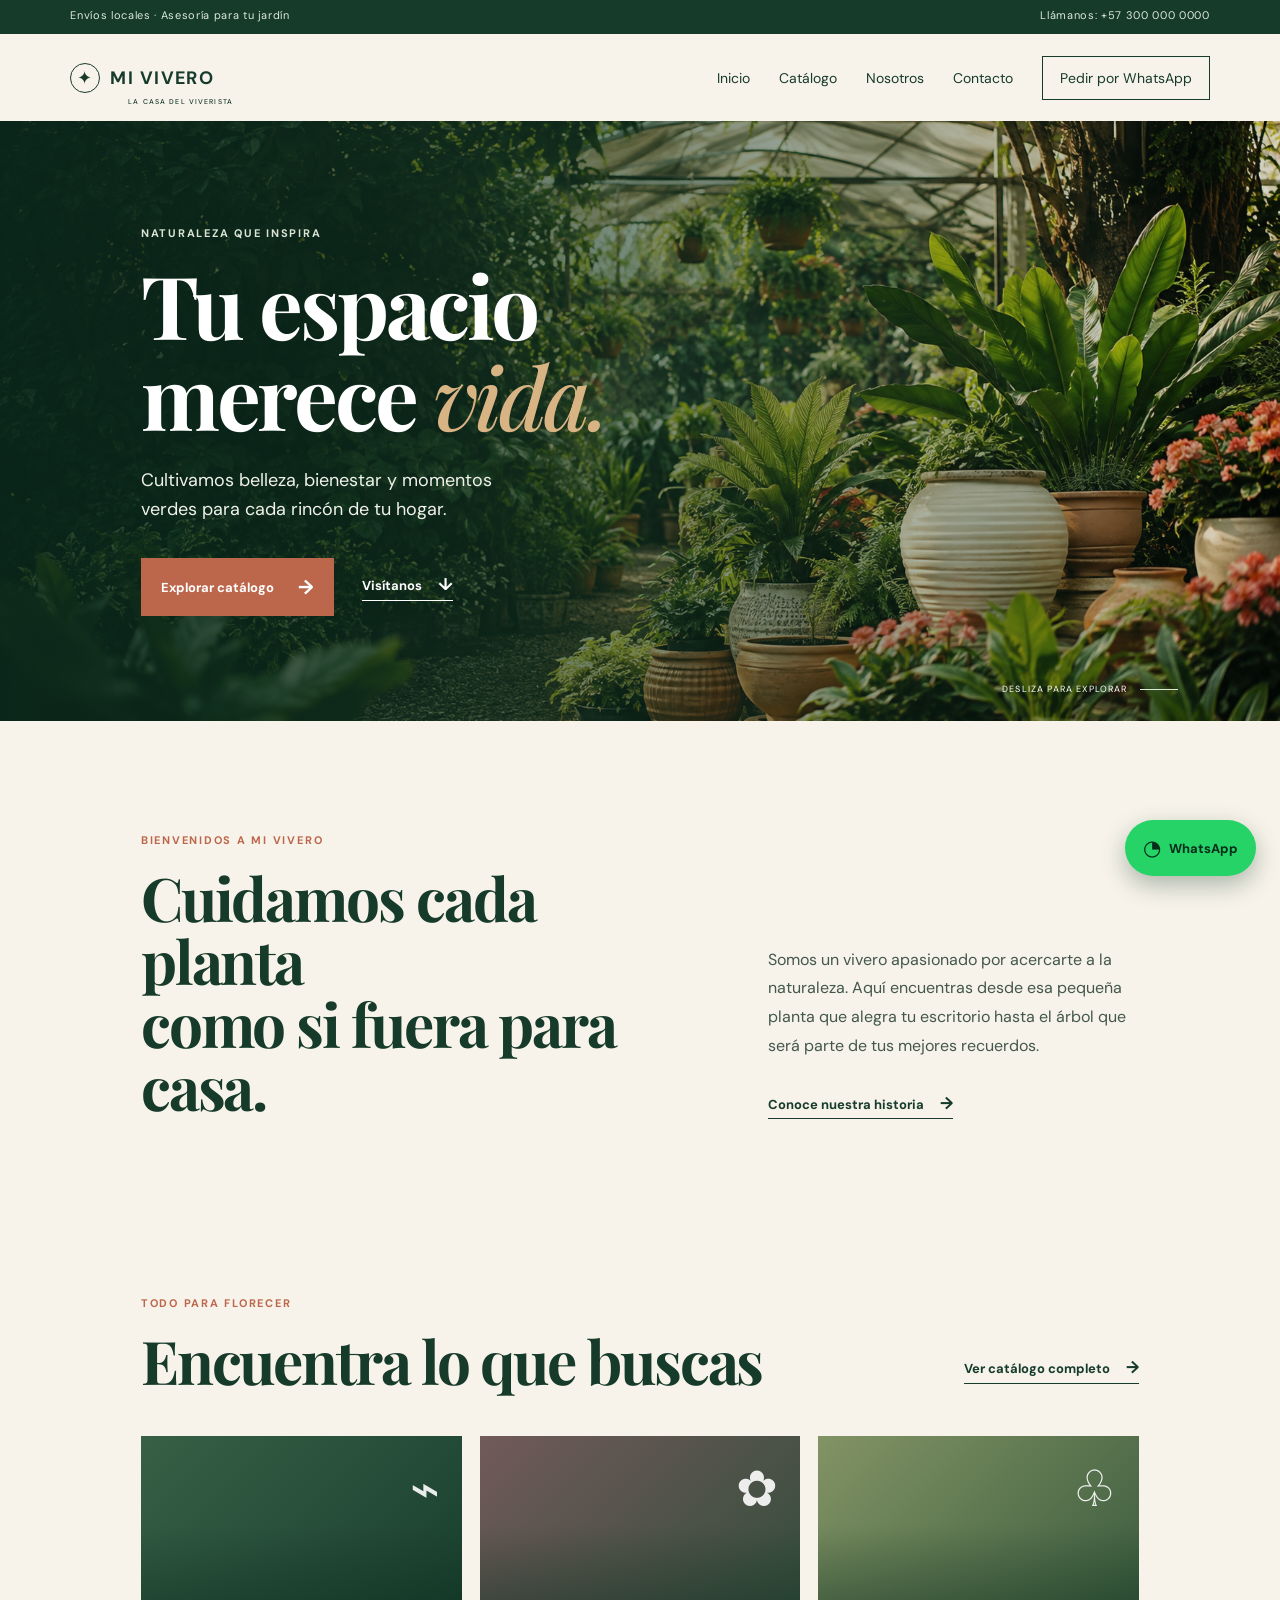
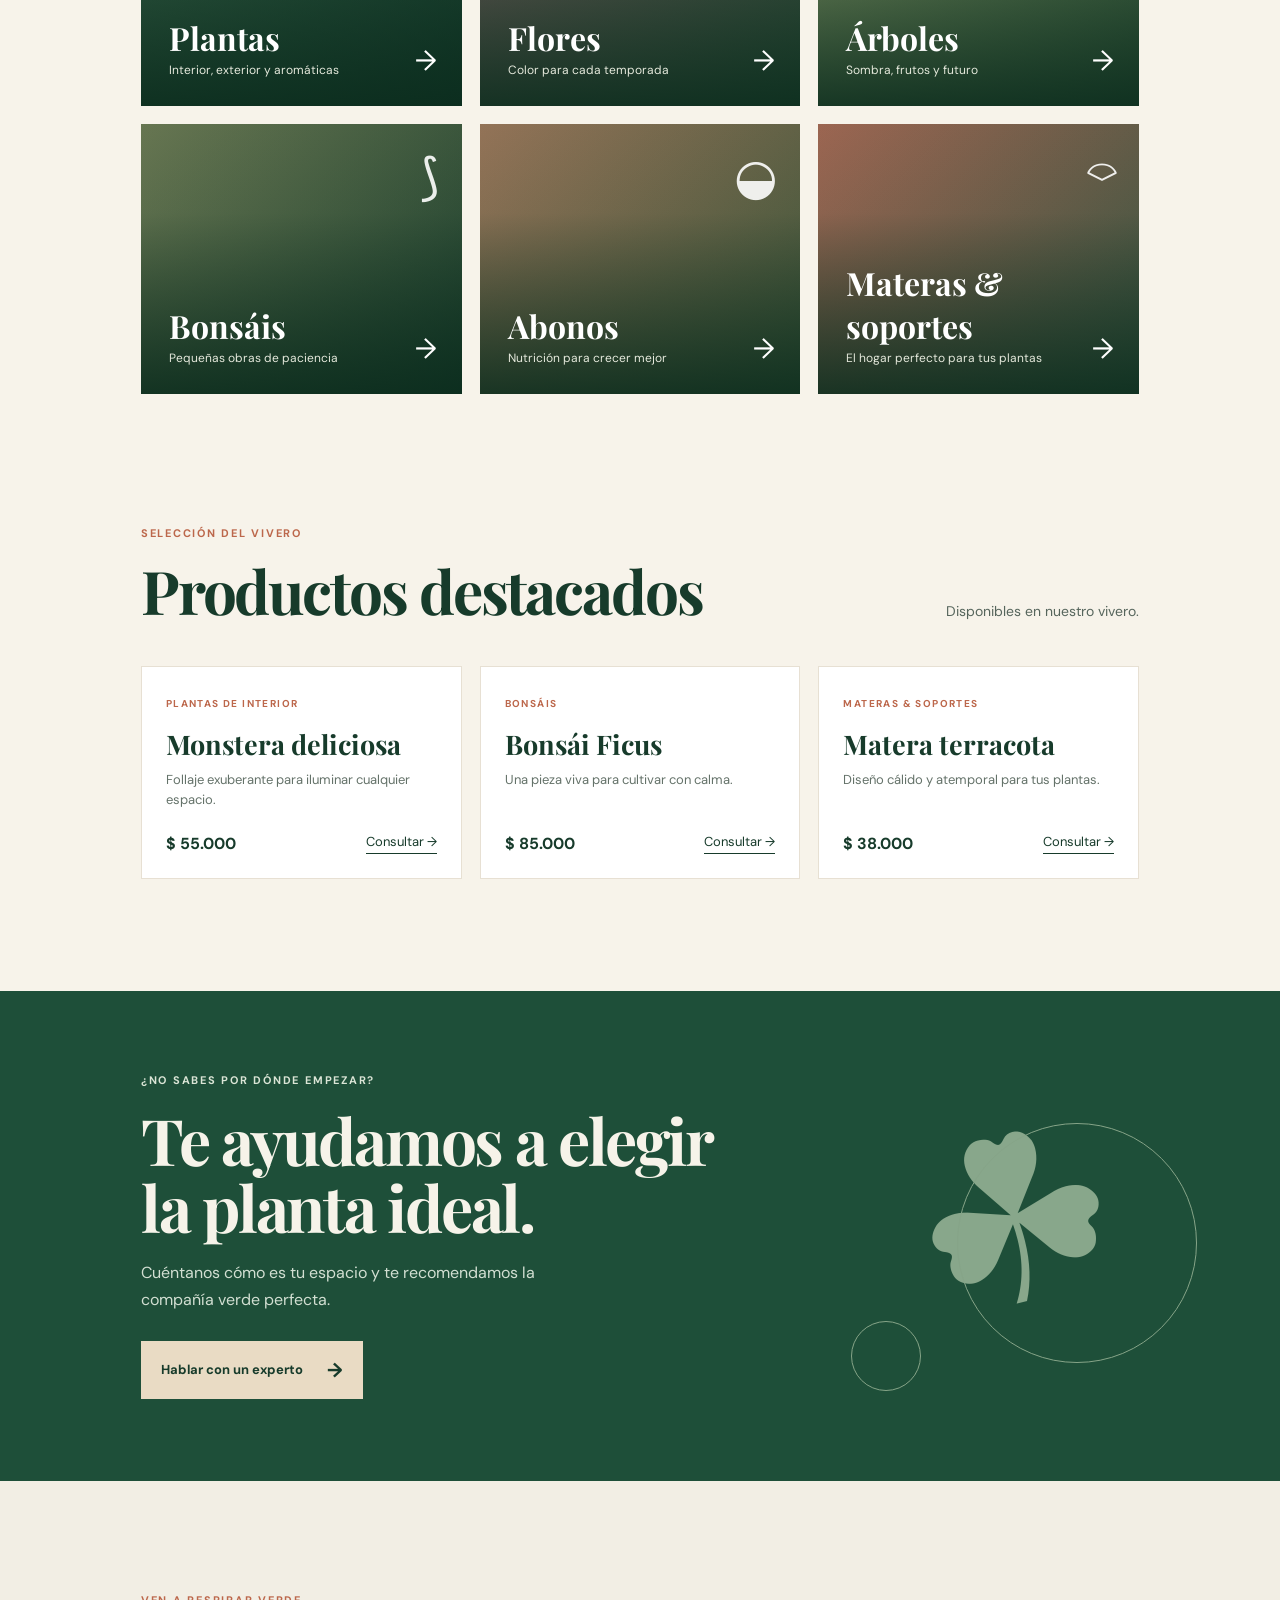
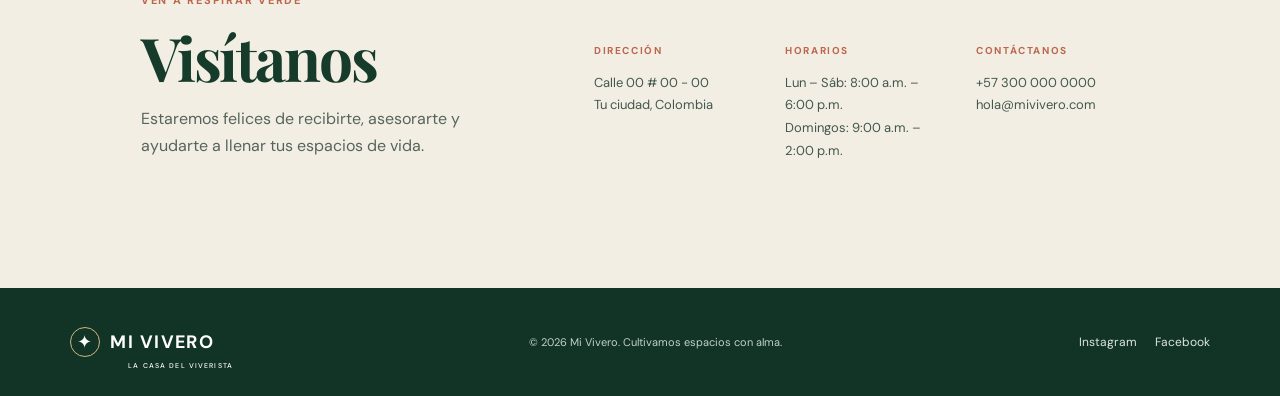
<file: index.html>
<!doctype html>
<html lang="es">
  <head>
    <meta charset="UTF-8" />
    <meta name="viewport" content="width=device-width, initial-scale=1.0" />
    <meta name="description" content="Mi Vivero, La Casa del Viverista. Plantas, flores, árboles, bonsáis, abonos y materas." />
    <title>Mi Vivero | La Casa del Viverista</title>
    <link rel="preconnect" href="https://fonts.googleapis.com" />
    <link rel="preconnect" href="https://fonts.gstatic.com" crossorigin />
    <link href="https://fonts.googleapis.com/css2?family=DM+Sans:wght@400;500;600;700&family=Playfair+Display:wght@500;600;700&display=swap" rel="stylesheet" />
    <link rel="stylesheet" href="styles.css" />
    <style>.products{padding-top:20px}.products-intro{max-width:210px;color:#56655c;font-size:14px;line-height:1.6;margin:0}.product-grid{display:grid;grid-template-columns:repeat(3,1fr);gap:18px}.product{background:#fff;border:1px solid #e7e0d3;padding:24px;min-height:200px;display:flex;flex-direction:column;justify-content:space-between}.product-category{font-size:10px;color:#bc674b;font-weight:700;letter-spacing:.14em;text-transform:uppercase}.product h3{font-family:'Playfair Display',serif;font-size:27px;margin:14px 0 8px}.product p{margin:0;color:#647269;font-size:13px;line-height:1.55}.product-bottom{display:flex;justify-content:space-between;align-items:end;margin-top:23px}.product-price{font-size:16px;font-weight:700}.product-order{color:#173b2b;font-size:13px;text-decoration:none;border-bottom:1px solid #173b2b;padding-bottom:3px}.empty-products{grid-column:1/-1;padding:28px;background:#eee9dd;color:#657069}.brand [data-logo]{width:38px;height:38px;object-fit:contain}.brand [data-brand-name]{font-weight:700}.brand [data-brand-tagline]{align-self:flex-end;margin-left:-96px;transform:translateY(13px)}@media(max-width:760px){.product-grid{grid-template-columns:1fr}.products-intro{margin:0}.brand [data-brand-tagline]{display:none}}</style>
  </head>
  <body>
    <div class="topbar"><p>Envíos locales · Asesoría para tu jardín</p><a href="tel:+573000000000">Llámanos: +57 300 000 0000</a></div>
    <header class="header">
      <a class="brand" href="#inicio" aria-label="Mi Vivero, inicio"><span class="brand-mark">✦</span><img data-logo hidden alt="Logo del vivero"><span data-brand-name>MI VIVERO</span><small data-brand-tagline>LA CASA DEL VIVERISTA</small></a>
      <button class="menu-button" aria-label="Abrir menú" aria-expanded="false">☰</button>
      <nav class="nav"><a href="#inicio">Inicio</a><a href="#categorias">Catálogo</a><a href="#nosotros">Nosotros</a><a href="#contacto">Contacto</a><a class="nav-cta" href="https://wa.me/573000000000?text=Hola%2C%20quiero%20conocer%20sus%20productos" target="_blank" rel="noopener">Pedir por WhatsApp</a></nav>
    </header>

    <main>
      <section class="hero" id="inicio">
        <div class="hero-content"><p class="eyebrow light" data-hero-eyebrow>NATURALEZA QUE INSPIRA</p><h1><span data-hero-title>Tu espacio merece</span> <em data-hero-accent>vida.</em></h1><p class="hero-copy" data-hero-copy>Cultivamos belleza, bienestar y momentos verdes para cada rincón de tu hogar.</p><div class="hero-actions"><a class="button primary" href="#categorias">Explorar catálogo <span>→</span></a><a class="text-link" href="#contacto">Visítanos <span>↓</span></a></div></div>
        <div class="scroll-note">DESLIZA PARA EXPLORAR <span></span></div>
      </section>

      <section class="intro section" id="nosotros"><div><p class="eyebrow" data-about-eyebrow>BIENVENIDOS A MI VIVERO</p><h2 data-about-title>Cuidamos cada planta<br />como si fuera para casa.</h2></div><div class="intro-text"><p data-about-copy>Somos un vivero apasionado por acercarte a la naturaleza. Aquí encuentras desde esa pequeña planta que alegra tu escritorio hasta el árbol que será parte de tus mejores recuerdos.</p><a class="underlined" href="#contacto">Conoce nuestra historia <span>→</span></a></div></section>

      <section class="catalog section" id="categorias"><div class="section-heading"><div><p class="eyebrow">TODO PARA FLORECER</p><h2>Encuentra lo que buscas</h2></div><a class="underlined" href="https://wa.me/573000000000?text=Hola%2C%20quiero%20ver%20el%20cat%C3%A1logo%20completo" target="_blank" rel="noopener">Ver catálogo completo <span>→</span></a></div>
        <div class="category-grid">
          <article class="category card-plants"><div class="category-icon">⌁</div><h3>Plantas</h3><p>Interior, exterior y aromáticas</p><a href="#contacto" aria-label="Ver plantas">→</a></article>
          <article class="category card-flowers"><div class="category-icon">✿</div><h3>Flores</h3><p>Color para cada temporada</p><a href="#contacto" aria-label="Ver flores">→</a></article>
          <article class="category card-trees"><div class="category-icon">♧</div><h3>Árboles</h3><p>Sombra, frutos y futuro</p><a href="#contacto" aria-label="Ver árboles">→</a></article>
          <article class="category card-bonsai"><div class="category-icon">⟆</div><h3>Bonsáis</h3><p>Pequeñas obras de paciencia</p><a href="#contacto" aria-label="Ver bonsáis">→</a></article>
          <article class="category card-soil"><div class="category-icon">◒</div><h3>Abonos</h3><p>Nutrición para crecer mejor</p><a href="#contacto" aria-label="Ver abonos">→</a></article>
          <article class="category card-pots"><div class="category-icon">⌔</div><h3>Materas & soportes</h3><p>El hogar perfecto para tus plantas</p><a href="#contacto" aria-label="Ver materas y soportes">→</a></article>
        </div>
      </section>

      <section class="products section" id="productos"><div class="section-heading"><div><p class="eyebrow">SELECCIÓN DEL VIVERO</p><h2>Productos destacados</h2></div><p class="products-intro">Disponibles en nuestro vivero.</p></div><div class="product-grid" data-products></div></section>

      <section class="cta"><div><p class="eyebrow light">¿NO SABES POR DÓNDE EMPEZAR?</p><h2>Te ayudamos a elegir<br />la planta ideal.</h2><p>Cuéntanos cómo es tu espacio y te recomendamos la compañía verde perfecta.</p><a class="button sand" href="https://wa.me/573000000000?text=Hola%2C%20necesito%20asesor%C3%ADa%20para%20elegir%20una%20planta" target="_blank" rel="noopener">Hablar con un experto <span>→</span></a></div><div class="cta-art" aria-hidden="true"><span>☘</span><i></i><b></b></div></section>

      <section class="contact section" id="contacto"><div class="contact-copy"><p class="eyebrow">VEN A RESPIRAR VERDE</p><h2>Visítanos</h2><p>Estaremos felices de recibirte, asesorarte y ayudarte a llenar tus espacios de vida.</p></div><div class="contact-grid"><div><span class="contact-label">DIRECCIÓN</span><p>Calle 00 # 00 - 00<br />Tu ciudad, Colombia</p></div><div><span class="contact-label">HORARIOS</span><p>Lun – Sáb: 8:00 a.m. – 6:00 p.m.<br />Domingos: 9:00 a.m. – 2:00 p.m.</p></div><div><span class="contact-label">CONTÁCTANOS</span><p><a href="tel:+573000000000">+57 300 000 0000</a><br /><a href="mailto:hola@mivivero.com">hola@mivivero.com</a></p></div></div></section>
    </main>
    <footer><a class="brand footer-brand" href="#inicio"><span class="brand-mark">✦</span><img data-logo hidden alt="Logo del vivero"><span data-brand-name>MI VIVERO</span><small data-brand-tagline>LA CASA DEL VIVERISTA</small></a><p>© 2026 Mi Vivero. Cultivamos espacios con alma.</p><div><a href="#inicio">Instagram</a><a href="#inicio">Facebook</a></div></footer>
    <a class="whatsapp" href="https://wa.me/573000000000?text=Hola%2C%20quiero%20conocer%20los%20productos%20de%20Mi%20Vivero" target="_blank" rel="noopener" aria-label="Escríbenos por WhatsApp"><span>◔</span><b>WhatsApp</b></a>
    <script src="https://identity.netlify.com/v1/netlify-identity-widget.js"></script>
    <script src="script.js"></script>
  </body>
</html>
</file>
<file: styles.css>
:root{--ink:#173b2b;--leaf:#1e4f39;--cream:#f7f3ea;--sand:#e9dbc4;--clay:#bc674b;--muted:#6c776e}*{box-sizing:border-box}html{scroll-behavior:smooth}body{margin:0;background:var(--cream);color:var(--ink);font-family:'DM Sans',sans-serif}.topbar{background:#173b2b;color:#dce9dc;min-height:34px;padding:8px 5.5%;font-size:11px;letter-spacing:.06em;display:flex;justify-content:space-between}.topbar p{margin:0}.topbar a{color:inherit;text-decoration:none}.header{height:87px;padding:0 5.5%;display:flex;align-items:center;justify-content:space-between;background:var(--cream);position:relative;z-index:2}.brand{display:flex;align-items:center;gap:10px;text-decoration:none;color:var(--ink);font-size:18px;letter-spacing:.08em;font-weight:500}.brand b{font-weight:700}.brand small{display:block;font-size:7px;letter-spacing:.16em;margin-top:3px}.brand-mark{width:30px;height:30px;border:1px solid currentColor;border-radius:50%;display:grid;place-items:center;font-size:18px}.nav{display:flex;align-items:center;gap:29px}.nav a{color:var(--ink);font-size:14px;text-decoration:none}.nav-cta{padding:12px 17px;border:1px solid var(--ink)}.menu-button{display:none;background:none;border:0;font-size:25px;color:var(--ink)}.hero{min-height:600px;color:white;position:relative;background:linear-gradient(90deg,rgba(11,43,30,.82) 0%,rgba(18,55,37,.61) 43%,rgba(13,40,27,.12) 100%),url('assets/vivero-hero.png') center/cover;display:flex;align-items:center;padding:80px 11%}.hero-content{max-width:570px}.eyebrow{font-size:11px;letter-spacing:.16em;font-weight:700;color:var(--clay);margin:0 0 19px}.light{color:#dbe5d6}.hero h1,h2{font-family:'Playfair Display',serif;line-height:1.05;letter-spacing:-.035em}.hero h1{font-size:clamp(55px,7vw,87px);margin:0}.hero h1 em{font-weight:500;color:#d8b383}.hero-copy{max-width:400px;font-size:18px;line-height:1.65;margin:24px 0 33px;color:#f0f2ea}.hero-actions{display:flex;align-items:center;gap:28px}.button{display:inline-flex;align-items:center;gap:24px;padding:16px 20px;text-decoration:none;font-weight:700;font-size:13px}.primary{color:white;background:var(--clay)}.button span{font-size:20px}.text-link,.underlined{color:inherit;font-size:13px;font-weight:700;text-decoration:none;border-bottom:1px solid currentColor;padding-bottom:5px}.text-link span,.underlined span{font-size:17px;margin-left:13px}.scroll-note{position:absolute;bottom:26px;right:8%;font-size:9px;letter-spacing:.13em;display:flex;align-items:center;gap:12px}.scroll-note span{display:block;width:38px;border-top:1px solid #dce8d9}.section{padding:112px 11%}.intro{display:grid;grid-template-columns:1.2fr .8fr;gap:7%;align-items:end}.intro h2,.section-heading h2,.contact h2{font-size:clamp(38px,4.7vw,61px);margin:0}.intro-text{font-size:16px;line-height:1.8;color:#43574c}.intro-text p{margin:0 0 27px}.intro .underlined{color:var(--ink)}.catalog{padding-top:65px}.section-heading{display:flex;justify-content:space-between;align-items:end;margin-bottom:44px}.section-heading>.underlined{color:var(--ink);margin-bottom:8px}.category-grid{display:grid;grid-template-columns:repeat(3,1fr);gap:18px}.category{min-height:270px;padding:28px;position:relative;overflow:hidden;color:white;display:flex;flex-direction:column;justify-content:end;background-color:#587453}.category::before{content:'';position:absolute;inset:0;background:linear-gradient(0deg,rgba(11,44,29,.85),rgba(25,64,43,.04) 67%);z-index:0}.category>*{position:relative;z-index:1}.category h3{font-family:'Playfair Display',serif;font-size:32px;margin:10px 0 3px}.category p{font-size:12px;margin:0;color:#e5e9dc}.category a{position:absolute;right:25px;bottom:27px;color:#fff;text-decoration:none;font-size:28px}.category-icon{position:absolute;top:20px;right:22px;font-size:50px;color:#fff;opacity:.9}.card-plants{background:linear-gradient(135deg,#386147,#123829)}.card-flowers{background:linear-gradient(135deg,#755b5b,#294b36)}.card-trees{background:linear-gradient(135deg,#879767,#2e5237)}.card-bonsai{background:linear-gradient(135deg,#6a7853,#173c2b)}.card-soil{background:linear-gradient(135deg,#987559,#395438)}.card-pots{background:linear-gradient(135deg,#a16753,#355440)}.cta{background:var(--leaf);padding:82px 11%;color:#f6f3e9;display:flex;justify-content:space-between;overflow:hidden;min-height:390px}.cta h2{font-size:clamp(40px,5vw,65px);margin:0 0 18px}.cta p:not(.eyebrow){max-width:415px;color:#d2dfd2;line-height:1.7;margin:0 0 28px}.sand{background:var(--sand);color:var(--ink)}.cta-art{position:relative;width:320px;flex:0 0 320px}.cta-art span{position:absolute;font-size:230px;color:#88a78b;right:20px;top:0;transform:rotate(-14deg)}.cta-art i,.cta-art b{position:absolute;border:1px solid #86a488;border-radius:50%}.cta-art i{width:240px;height:240px;right:-58px;top:50px}.cta-art b{width:70px;height:70px;left:32px;bottom:8px}.contact{display:grid;grid-template-columns:.8fr 1.2fr;gap:9%;background:#f2eee4}.contact-copy>p:last-child{line-height:1.7;color:#56655c;max-width:320px}.contact-grid{display:grid;grid-template-columns:repeat(3,1fr);gap:28px;align-self:end}.contact-label{font-size:10px;letter-spacing:.16em;color:var(--clay);font-weight:700}.contact-grid p{font-size:13px;line-height:1.75;color:#43574c}.contact-grid a{color:inherit;text-decoration:none}footer{background:#123426;color:#f3f2e8;padding:36px 5.5%;display:flex;align-items:center;justify-content:space-between}footer .brand{color:white}.footer-brand .brand-mark{border-color:#d2b582}footer p{font-size:11px;color:#c2d1c5}footer div{display:flex;gap:18px}footer div a{color:#dce7db;font-size:12px;text-decoration:none}.whatsapp{position:fixed;bottom:24px;right:24px;background:#25d366;color:#062c1b;z-index:5;padding:14px 18px;border-radius:30px;box-shadow:0 9px 25px #173b2b55;text-decoration:none;display:flex;gap:8px;align-items:center;font-size:13px}.whatsapp span{font-size:21px}@media(max-width:760px){.topbar{padding:8px 7%;font-size:9px}.topbar a{display:none}.header{height:72px;padding:0 7%}.nav{display:none;position:absolute;top:72px;left:0;right:0;background:var(--cream);padding:22px 7%;flex-direction:column;align-items:flex-start;box-shadow:0 12px 20px #173b2b19}.nav.open{display:flex}.menu-button{display:block}.hero{min-height:580px;padding:65px 7%;background-position:58% center}.hero h1{font-size:58px}.hero-copy{font-size:16px}.scroll-note{display:none}.section{padding:75px 7%}.intro,.contact{grid-template-columns:1fr;gap:35px}.category-grid{grid-template-columns:1fr 1fr;gap:10px}.category{min-height:210px;padding:18px}.category h3{font-size:25px}.category-icon{font-size:35px}.section-heading{align-items:flex-start;gap:20px;flex-direction:column}.cta{padding:65px 7%;min-height:410px}.cta-art{position:absolute;right:-150px;opacity:.35}.contact-grid{grid-template-columns:1fr;gap:14px}.contact-grid p{margin:6px 0}footer{padding:30px 7%;align-items:flex-start;gap:22px;flex-direction:column}footer p{margin:0}.whatsapp b{display:none}.whatsapp{padding:14px;right:17px;bottom:17px}}
</file>
